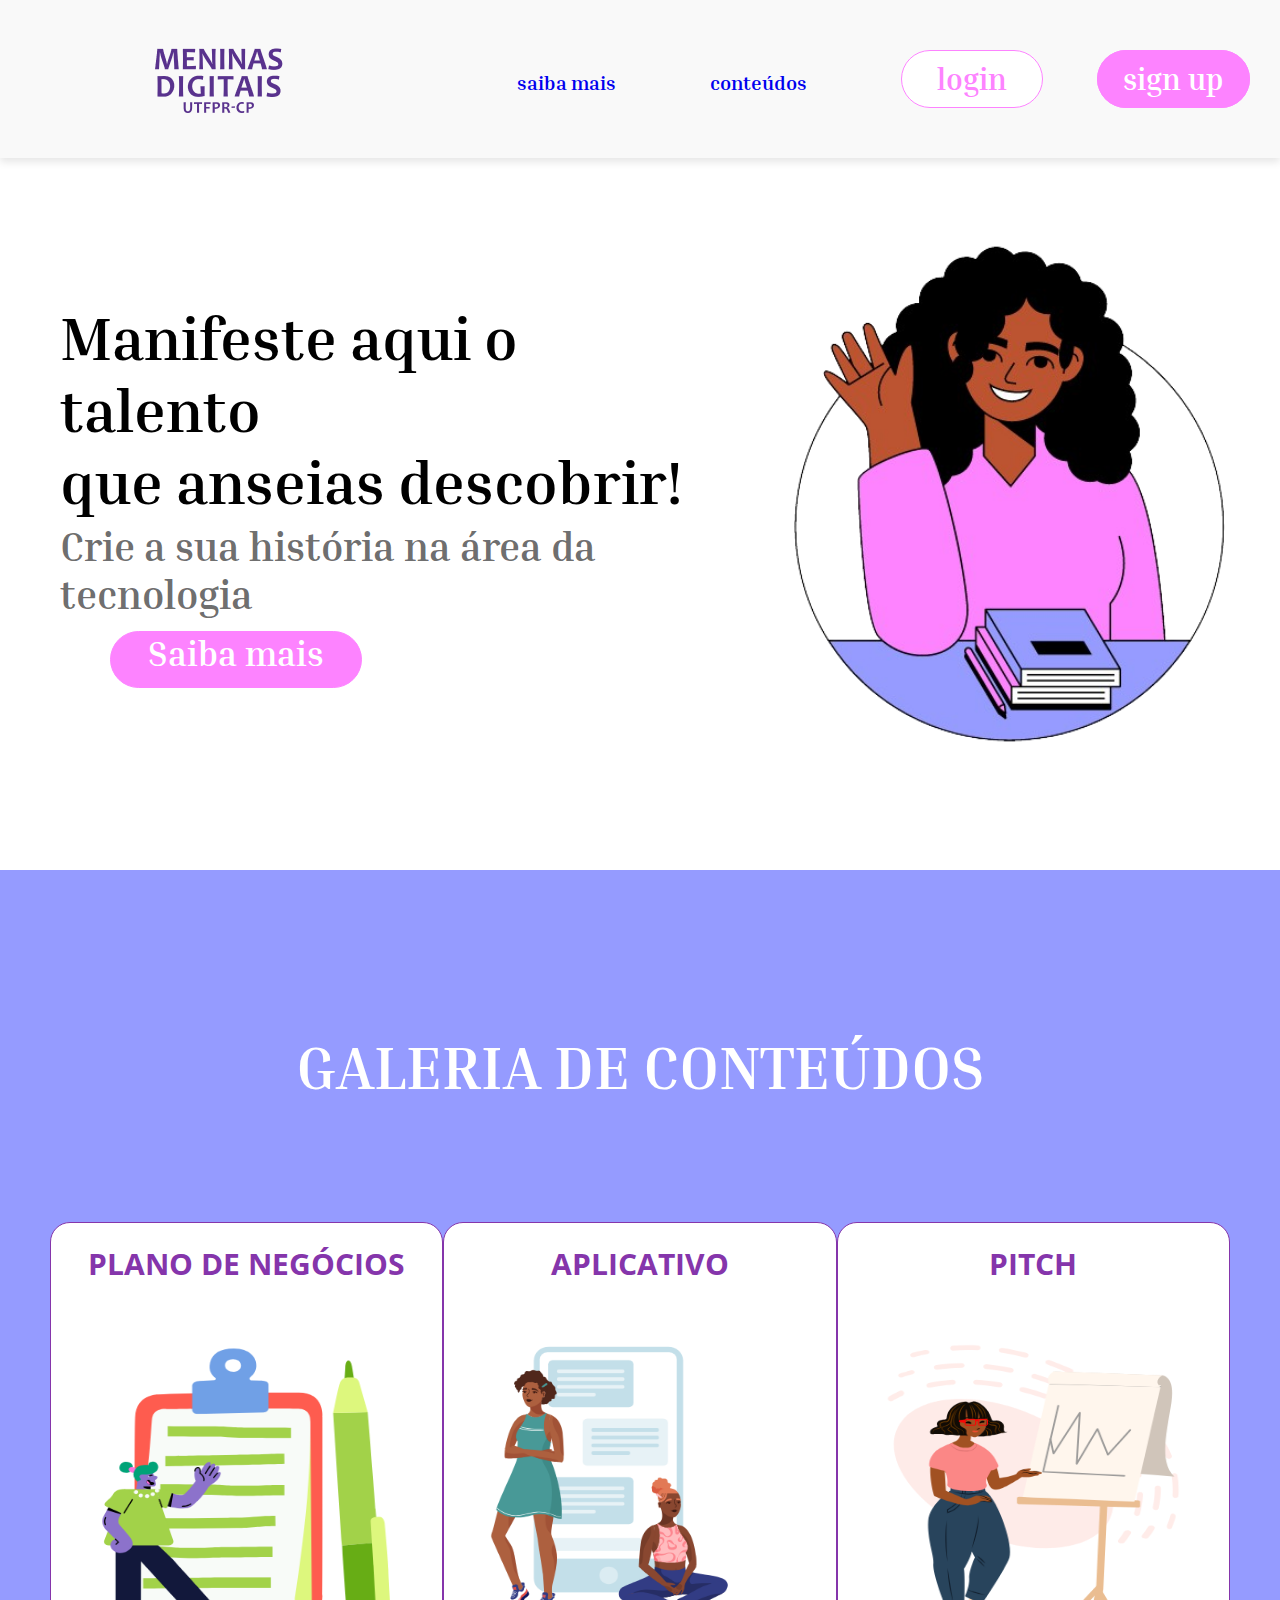
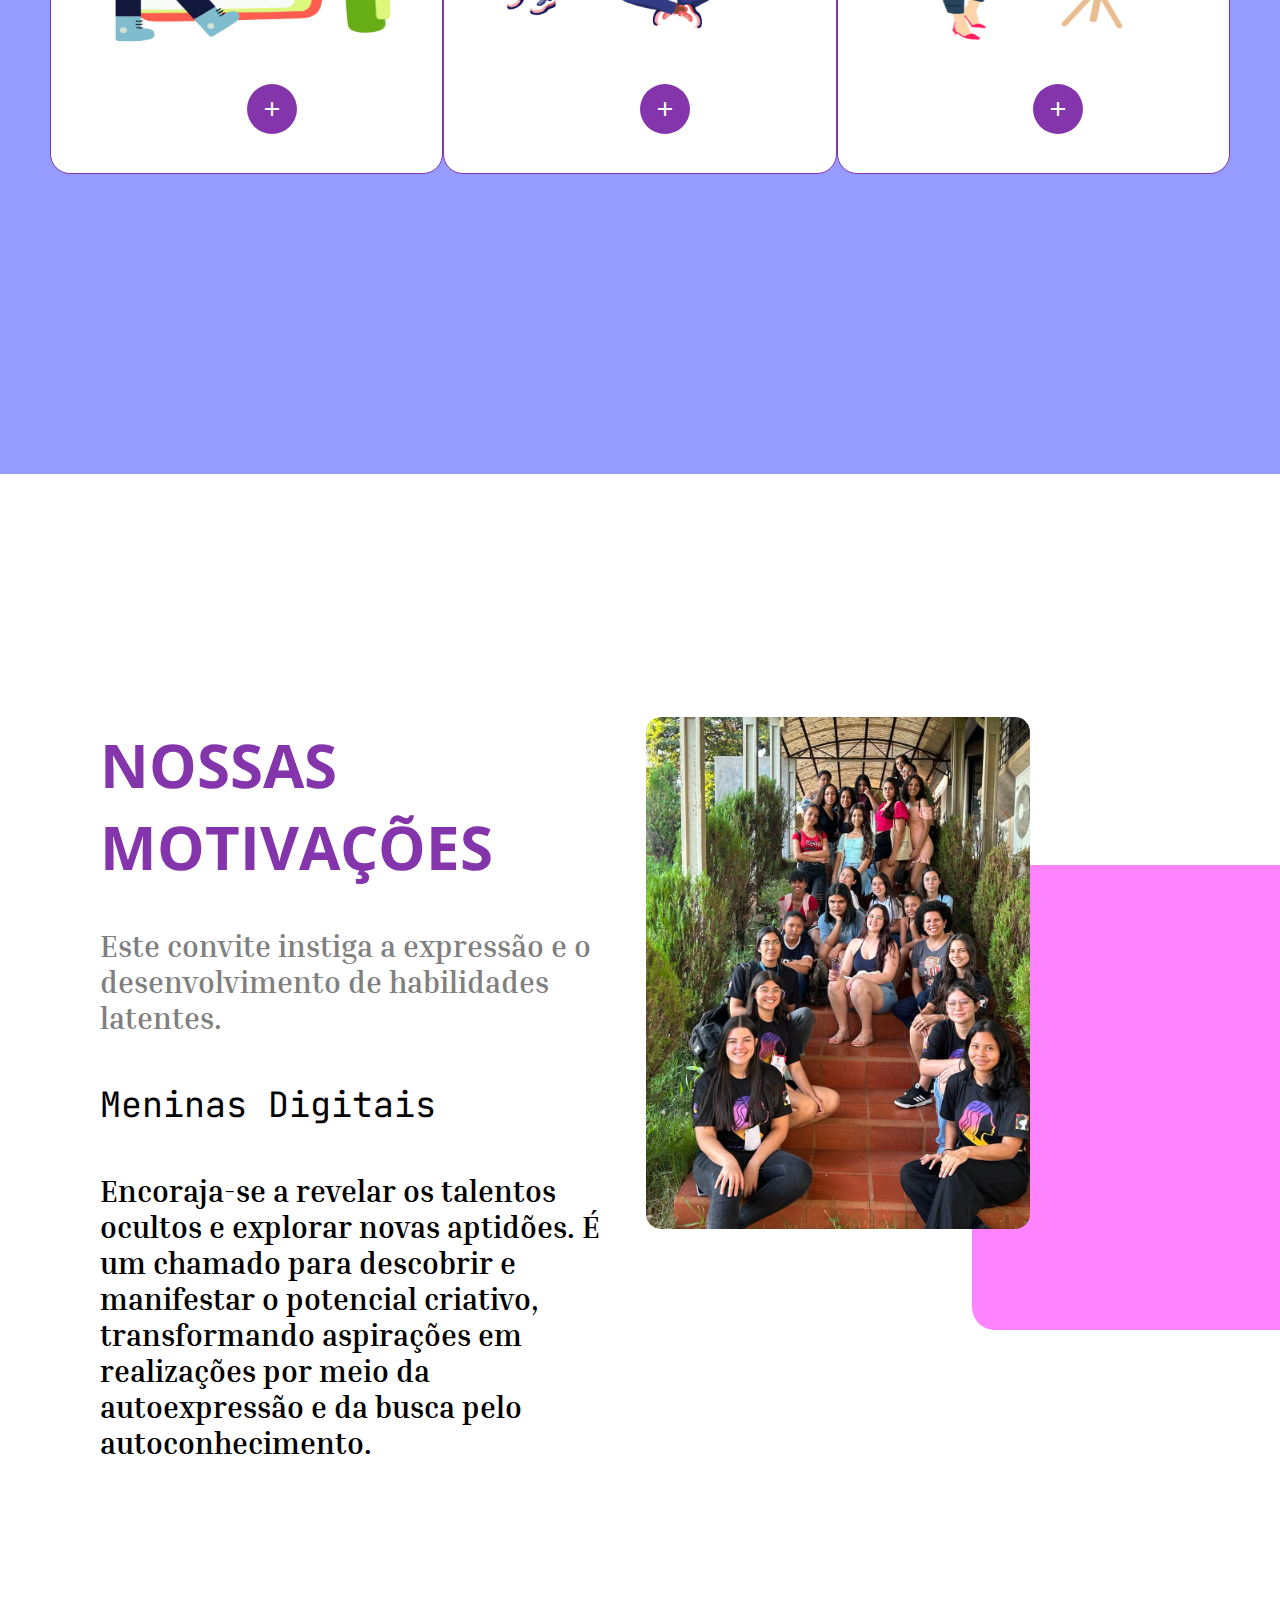
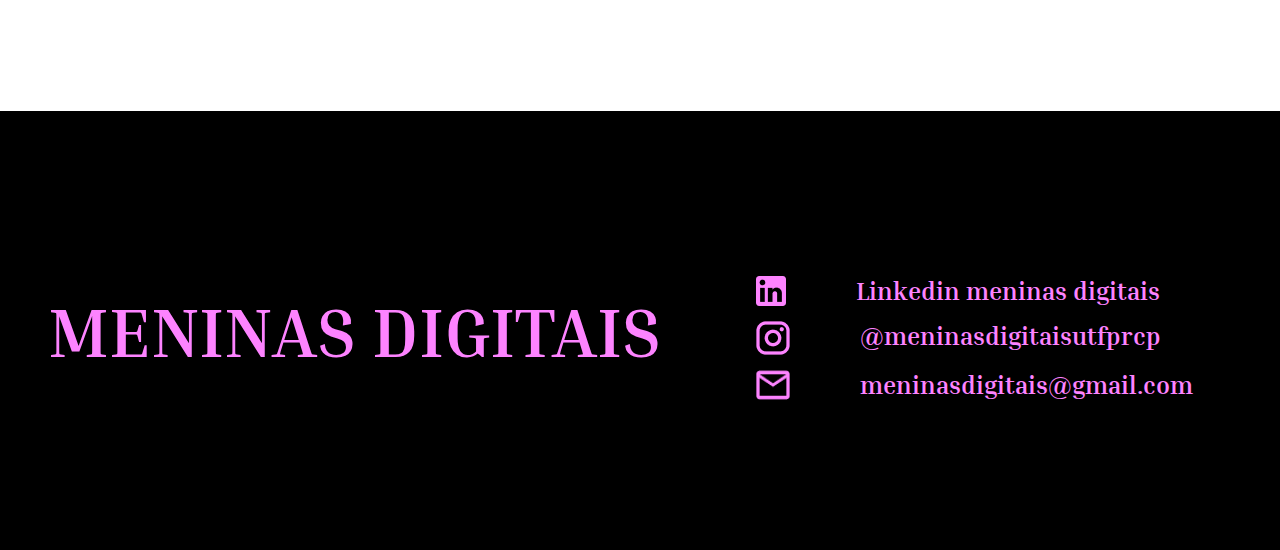
<file: index.html>
<!DOCTYPE html>
<html lang="en">

<head>
    <meta charset="UTF-8">
    <meta name="viewport" content="width=device-width, initial-scale=1.0">
    <title>Tela Principal</title>
    <link rel="stylesheet" href="style/tela-principal.css">
    <link rel="stylesheet" href="style/header-footer.css">
    <link rel="stylesheet" href="https://fonts.googleapis.com/css2?family=Material+Symbols+Outlined:opsz,wght,FILL,GRAD@24,400,0,0">
</head>

<body>
    <header>
        <div class="cabeçalho">
            <a href="index.html"><img src="assets/logo.png" alt=""></a>
        </div>
        <div class="cabeçalho">
            <a href="#section-motivacao" class="conteudo">saiba mais</a>
            <a href="conteúdos.html" class="conteudo">conteúdos</a>
            <a href="logar.html" class="botao-login">login</a>
            <a href="cadastro.html" class="botao-cadastrar">sign up</a>
        </div>
    </header>
    <main>
        <section class="section-intro">
            <div class="intro-texto">
                <h2>Manifeste aqui o talento<br>que anseias descobrir!</h2>
                <p>Crie a sua história na área da tecnologia</p>
                <a href="./conteúdos.html">Saiba mais</a>
            </div>
            <img  src="assets/foto-intro.png" alt="Animação de uma estudante acenando">
        </section>
        <section class="section-conteudo">
            <h3>GALERIA DE CONTEÚDOS</h3>
            <div class="div-curso">
                <div class="div-plano-negocio">
                    <p>PLANO DE NEGÓCIOS</p>
                    <img src="assets/foto-plano-de-negocio.png" alt="">
                    <a href="./plano-de-negocio.html" class="material-symbols-outlined">add</a>
                </div>
                <div class="div-app">
                    <p>APLICATIVO</p>
                    <img src="assets/foto-app.png" alt="">
                    <a class="material-symbols-outlined">add</a>
                </div>
                <div class="div-pitch">
                    <p>PITCH</p>
                    <img  src="assets/foto-pitch.png" alt="">
                    <a class="material-symbols-outlined">add</a>
                </div>
            </div>

        </section>
        <section id="section-motivacao" class="section-motivacao">
            <img class="img1" src="assets/foto-motivacao.jpg" alt="foto de um grupo de meninas">
            <img class="img2" src="assets/Rectangle.png" alt="">
            <div class="motivacao-texto">
                <h4>NOSSAS MOTIVAÇÕES </h4>
                <div class="texto1">
                    <p>Este convite instiga a expressão e o<br>desenvolvimento de habilidades<br>latentes. </p>
                </div>
                <div class="texto2">
                    <h5>Meninas Digitais</h5>
                    <p>Encoraja-se a revelar os talentos<br>ocultos e explorar novas aptidões. É<br>
                        um chamado para descobrir e<br>manifestar o
                        potencial criativo,<br>transformando aspirações em<br>
                        realizações por meio da<br>autoexpressão e da busca pelo<br>autoconhecimento.</p>
                </div>
            </div>

        </section>
    </main>
    <footer>
        <h1>MENINAS DIGITAIS </h1>
        <div class="div-links">
            <div class="div-linkedin">
                <img src="assets/linkedin.png" alt="">
            <a href="https://www.linkedin.com/company/meninas-digitais-utfpr-cp/?viewAsMember=true">Linkedin meninas
                digitais</a>
            </div>
            <div class="div-instagram">
                <img src="assets/instagram.png" alt="">
            <a href="https://www.instagram.com/meninasdigitaisutfprcp/">@meninasdigitaisutfprcp</a>
            </div>
            <div class="div-email">
                <img src="assets/email.png" alt="">
                <a href="mailto:meninasdigitais@gmail.com">meninasdigitais@gmail.com</a>
            </div>
        </div>
        
    </footer>
</body>

</html>
</file>
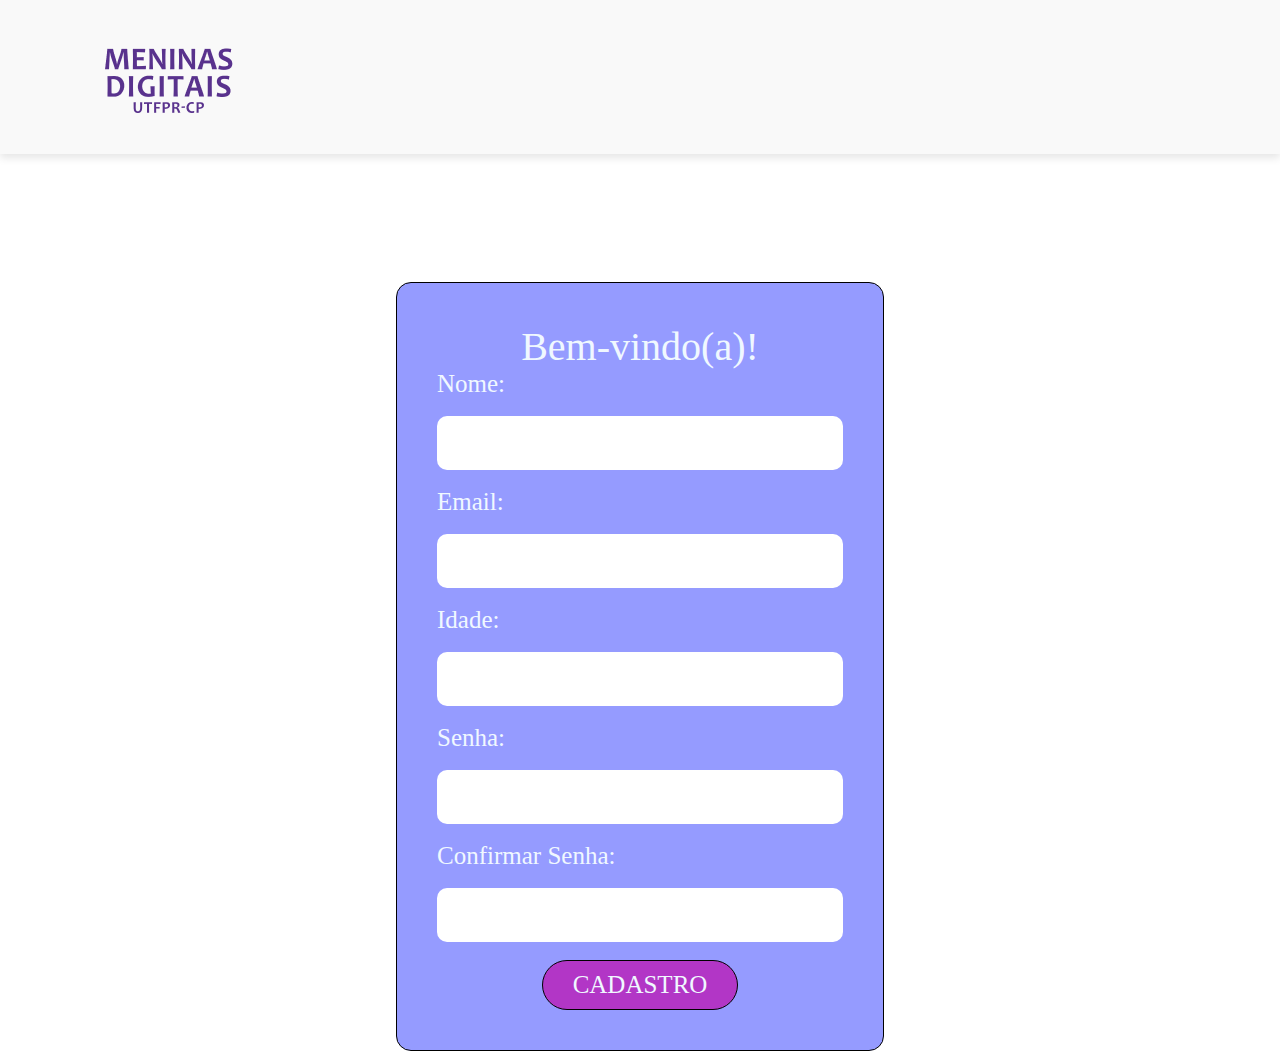
<file: cadastro.html>
<!DOCTYPE html>
<html lang="en">
<head>
    <meta charset="UTF-8">
    <meta name="viewport" content="width=device-width, initial-scale=1.0">
    <title>Cadastro</title>
    <link rel="stylesheet" href="./style/formulario.css">
    <link rel="stylesheet" href="./style/header-footer.css">
</head>
<body>
    <header>
        <img src="./assets/logo.png" alt="">
    </header>
    <main>
        <form class="formulario-cadastrar">
            <p>Bem-vindo(a)!</p>
            
            <label for="nome">Nome:</label><br>
            <input id="nome" type="text"><br>
            
            <label for="email">Email:</label><br>
            <input id="email" type="text"><br>
            
            <label>Idade:</label><br>
            <input id="idade" type="number"><br>
            
            <label>Senha:</label><br>
            <input id ="senha" type="password"><br>
            
            <label>Confirmar Senha:</label><br>
            <input id="confsenha" type="password"><br>
            
            <a class="botao-cadastrar" id="botao-cadastrar" onclick="cadastrar()">CADASTRO</a>
            
        </form>
    </main>   

        
    </div>
    
    
    <script src="./js/cadastrar.js"></script>
</body>
</html>
</file>
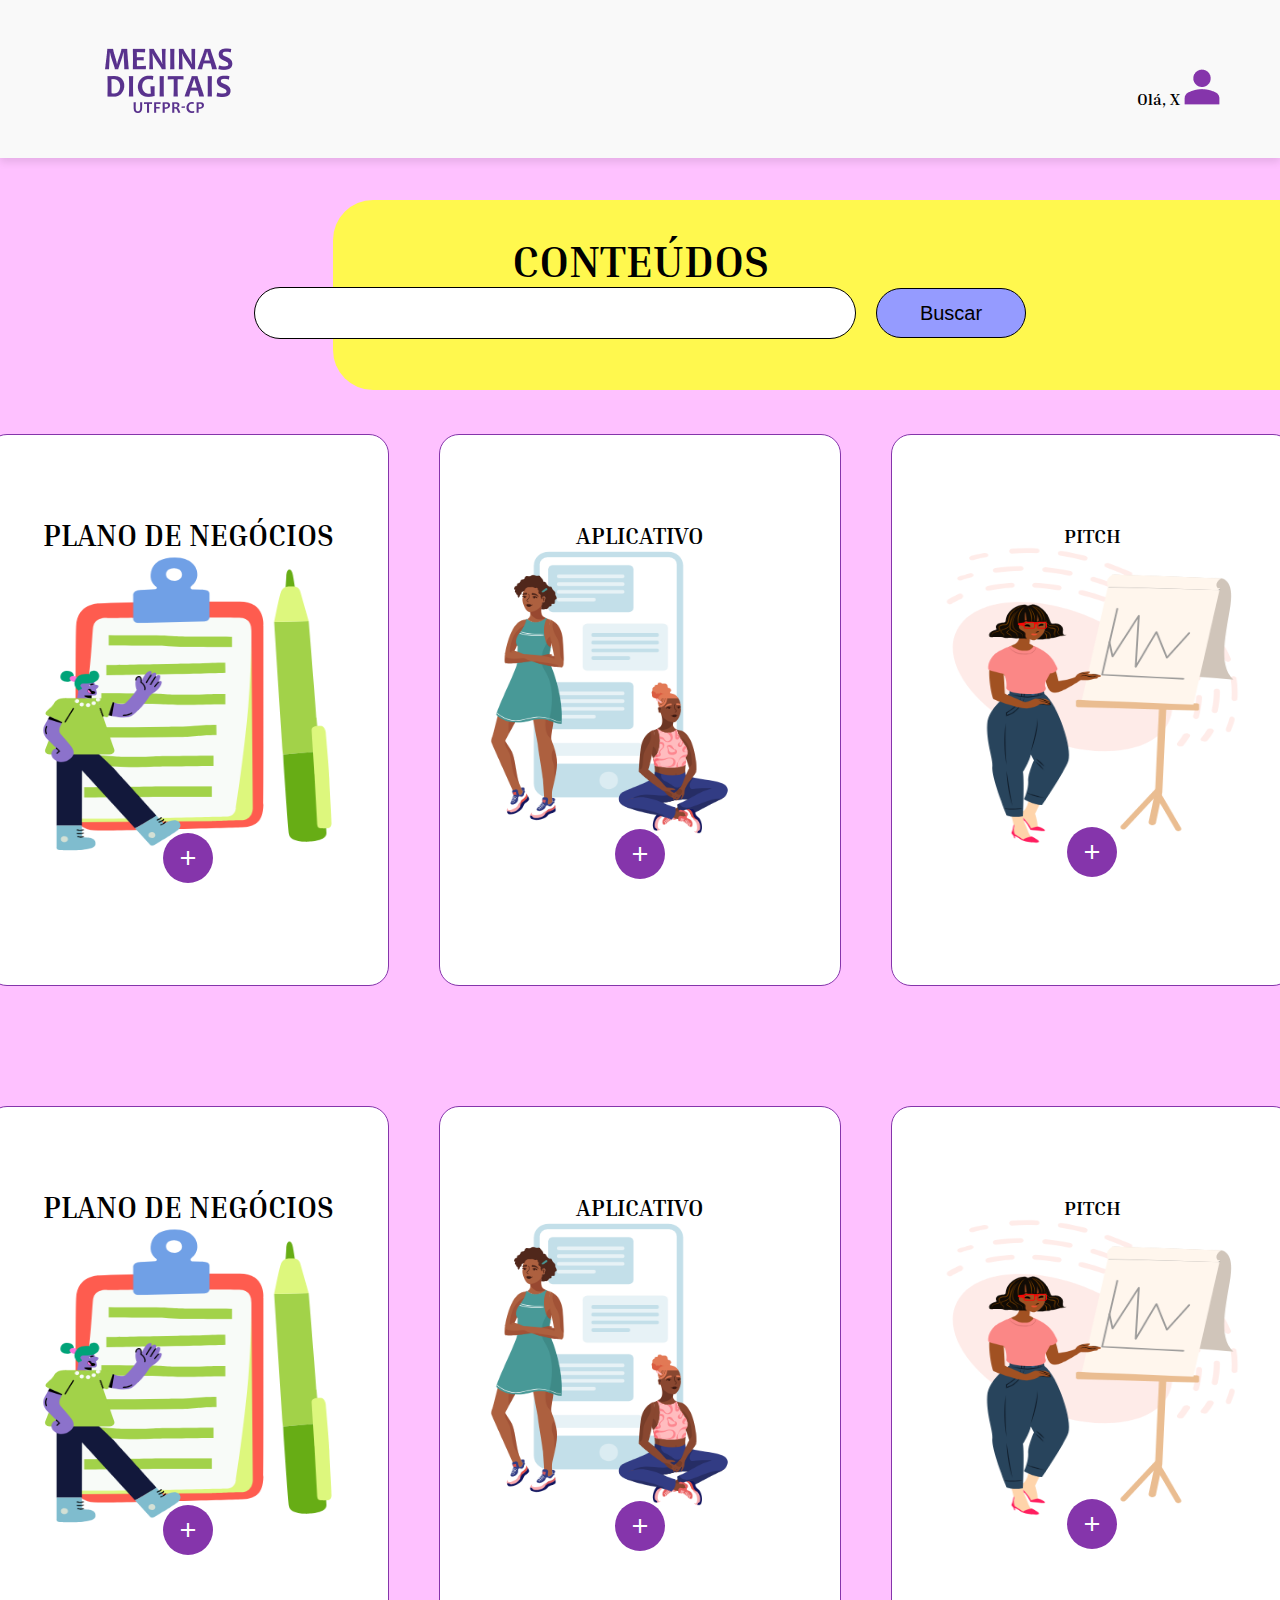
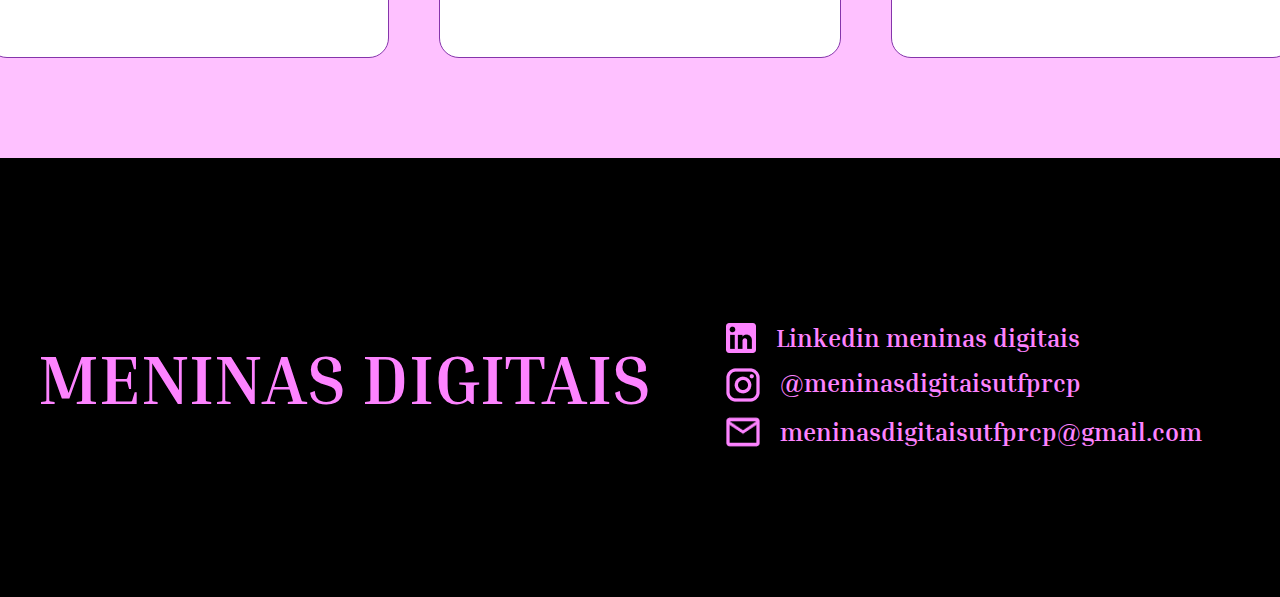
<file: conteúdos.html>
<!DOCTYPE html>
<html lang="en">
<head>
    <meta charset="UTF-8">
    <meta name="viewport" content="width=device-width, initial-scale=1.0">
    <title>Home</title>
    <link rel="stylesheet" href="style/conteúdos.css">
    <link rel="stylesheet" href="./style/header-footer.css">
    <link rel="stylesheet" href="https://fonts.googleapis.com/css2?family=Material+Symbols+Outlined:opsz,wght,FILL,GRAD@24,400,0,0">
</head>
<body>
    <header>
        <a href="index.html"><img src="assets/logo.png" alt=""></a>
        <div class="header-perfil">
            <span>Olá, X  </span>
            <img src="assets/perfil.png" alt="">
        </div>
    </header>
        
    <main>
        <section class="section-pesquisa">
            <div class="bg-pesquisa"></div>    
            <h2>CONTEÚDOS</h2>
            <div class="div-pesquisa">
                <input type="text">
                <button class="botao-pesquisar">Buscar</button>
            </div>
        </section>

        <section class="section-conteudo">
            <div class="div-curso">
                <div class="div-plano-negocio">
                    <h2>PLANO DE NEGÓCIOS</h2>
                    <img src="assets/foto-plano-de-negocio.png" alt="">
                    <a href="plano-de-negocio.html" class="material-symbols-outlined">add</a>
                </div>
                <div class="div-app">
                    <h3>APLICATIVO</h3>
                    <img src="assets/foto-app.png" alt="">
                    <a  class="material-symbols-outlined">add</a>
                </div>
                <div class="div-pitch">
                    <h4>PITCH</h4>
                    <img src="assets/foto-pitch.png" alt="">
                    <a class="material-symbols-outlined">add</a>
                </div>
                
            </div>

        </section>
        <section class="section-conteudo">
            <div class="div-curso">
                <div class="div-plano-negocio">
                    <h2>PLANO DE NEGÓCIOS</h2>
                    <img src="assets/foto-plano-de-negocio.png" alt="">
                    <a href="./plano-de-negocio.html" class="material-symbols-outlined">add</a>
                </div>
                <div class="div-app">
                    <h3>APLICATIVO</h3>
                    <img src="assets/foto-app.png" alt="">
                    <a  class="material-symbols-outlined">add</a>
                </div>
                <div class="div-pitch">
                    <h4>PITCH</h4>
                    <img src="assets/foto-pitch.png" alt="">
                    <a class="material-symbols-outlined">add</a>
                </div>
                
            </div>

        </section>
     
    </main>
    <footer>
        <h1>MENINAS DIGITAIS </h1>
        <div class="div-links">
            <div class="div-linkedin">
                <img src="assets/linkedin.png" alt="">
            <a href="https://www.linkedin.com/company/meninas-digitais-utfpr-cp/?viewAsMember=true">Linkedin meninas
                digitais</a>
            </div>
            <div class="div-instagram">
                <img  src="assets/instagram.png" alt="">
            <a href="https://www.instagram.com/meninasdigitaisutfprcp/">@meninasdigitaisutfprcp</a>
            </div>
            <div class="div-email">
                <img  src="assets/email.png" alt="">
                <a href="mailto:sonentando@gmail.com">meninasdigitaisutfprcp@gmail.com</a>
            </div>
        </div>
        
    </footer>
</body>
</html>
</file>
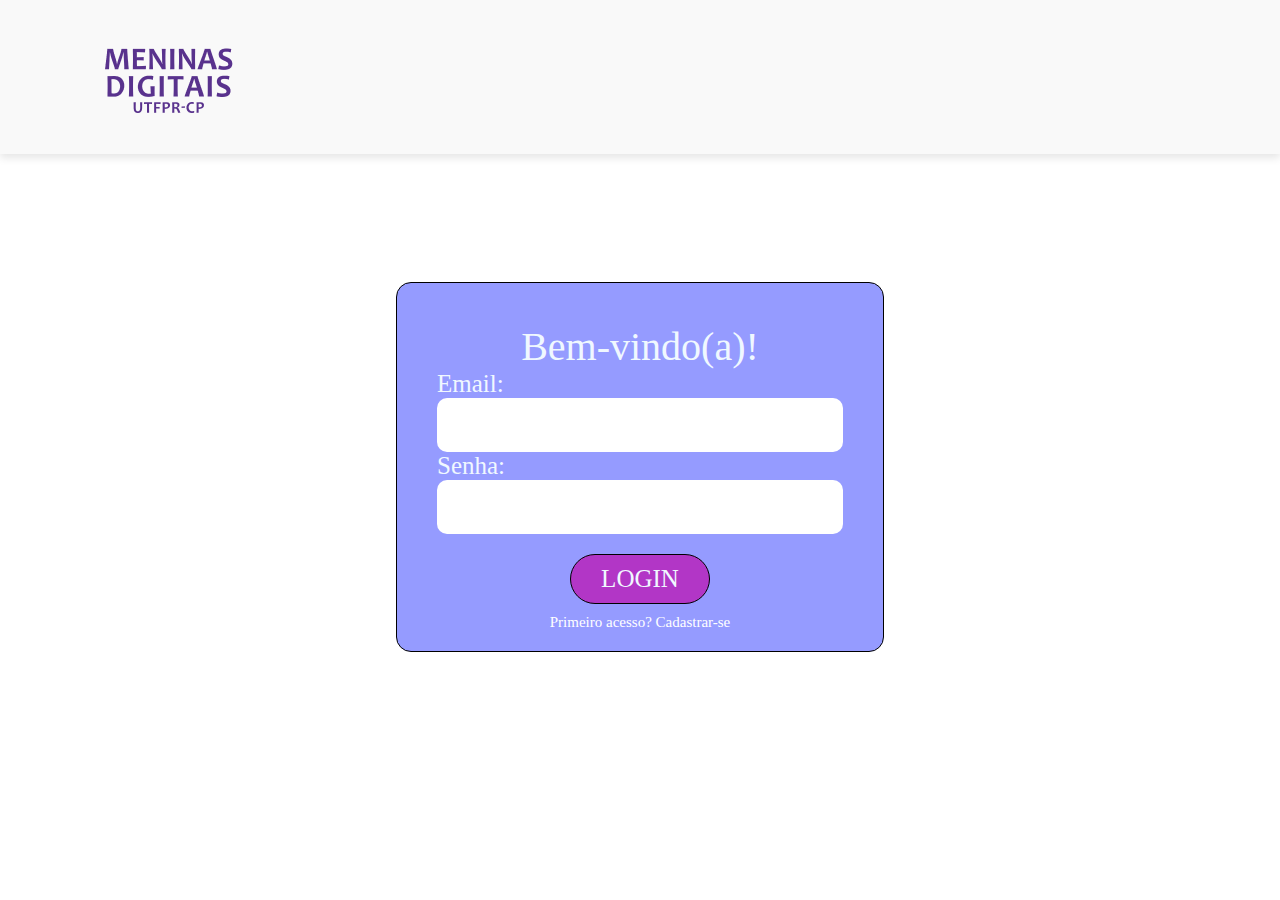
<file: logar.html>
<!DOCTYPE html>
<html lang="en">

<head>
    <meta charset="UTF-8">
    <meta name="viewport" content="width=device-width, initial-scale=1.0">
    <title>Login</title>
    <link rel="stylesheet" href="./style/formulario.css">
    <link rel="stylesheet" href="./style/header-footer.css">
</head>

<body>

    <header>
        <img src="./assets/logo.png" alt="">
    </header>
    
    <main>
        <form class="formulario-logar">
            <p>Bem-vindo(a)!</p>

            <label>Email:</label>
            <input id="emailUsuario" type="text">
            <label>Senha:</label>
            <input id="senhaUsuario" type="password">

            <a class="botao-logar" id="botao-logar" onclick="logar()">LOGIN</a>

            <a class="primeiro-acesso" href="./cadastro.html">Primeiro acesso? Cadastrar-se</a>
        </form>
    </main>

<script src="./js/cadastrar.js"></script>

</body>

</html>
</file>
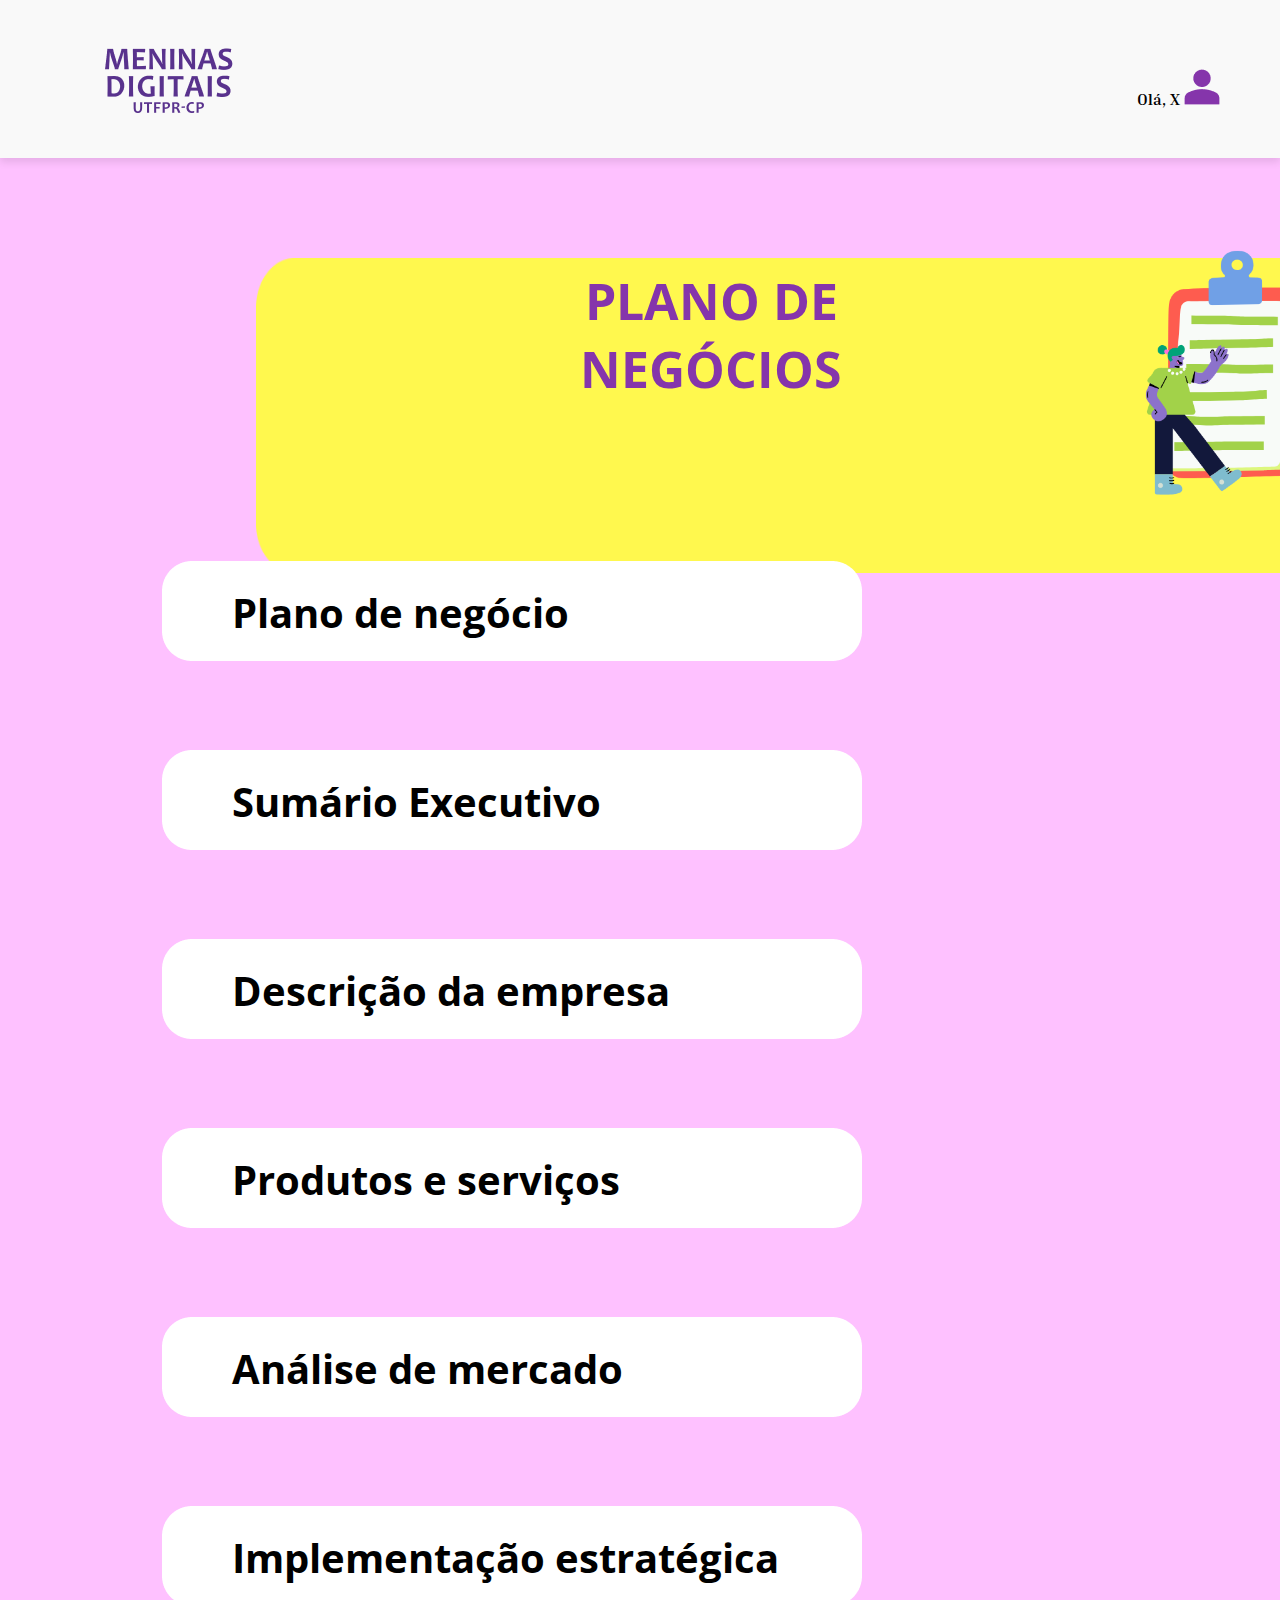
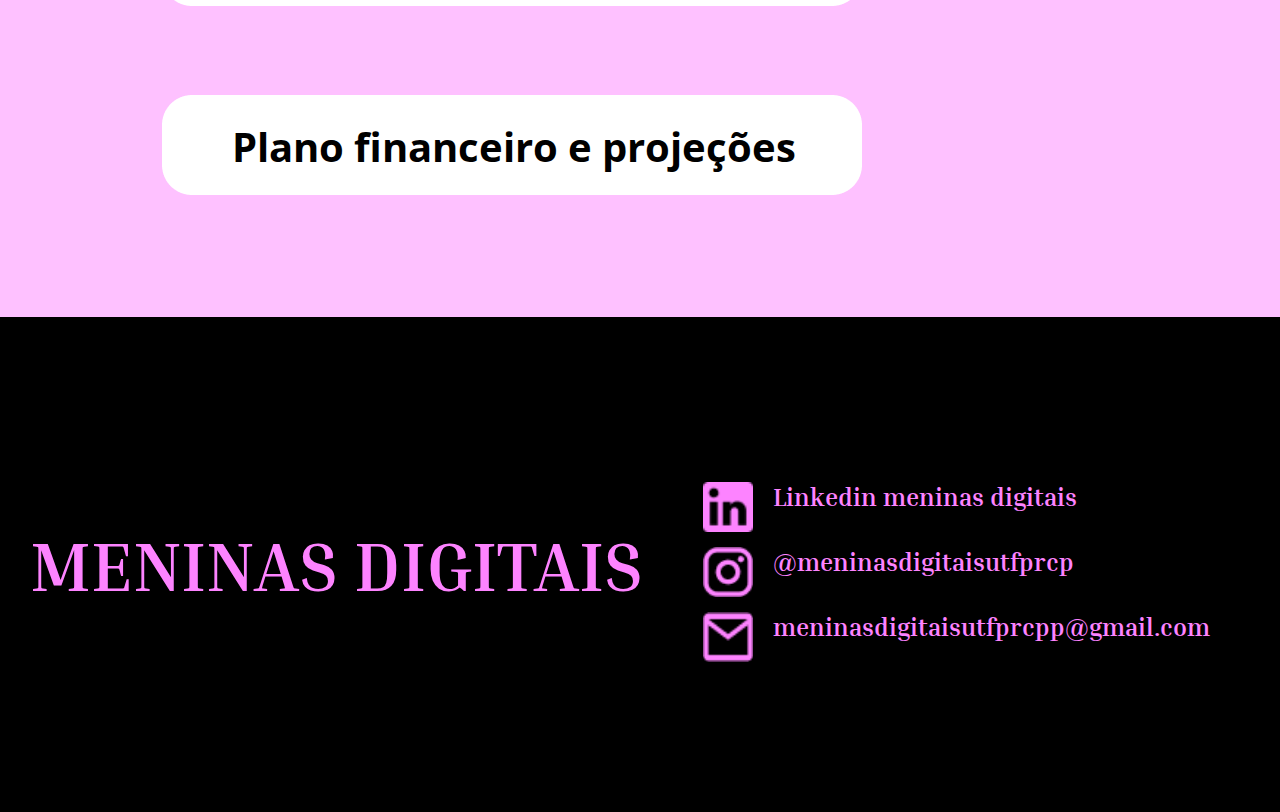
<file: plano-de-negocio.html>
<!DOCTYPE html>
<html lang="pt-br">
<head>
    <meta charset="UTF-8">
    <meta name="viewport" content="width=device-width, initial-scale=1.0">
    <title>Plano de negócio</title>
    <link rel="stylesheet" href="style/plano-de-negocio.css">
    <link rel="stylesheet" href="style/header-footer.css">
    

</head>

<body>
    <header>
        <a href="index.html"><img src="assets/logo.png" alt=""></a>
        <div class="header-perfil">
            <span>Olá, X  </span>
            <img src="assets/perfil.png" alt="">
        </div>
    </header>
    <div class="div-titulo">
        <img  class="div-retangulo" src="assets/rectangle-titulo.png" alt="">
        <div class="div-texto">
            <h1>PLANO DE NEGÓCIOS</h1>
            <img class="img-plano-de-negocio" src="assets/foto-plano-de-negocio.png" alt="">  
        </div>
    </div>
    <div class="div-conteudo">
        <div class="div-plano">
            <img src="assets/Rectangle-conteudo.png" alt="">
            <span>Plano de negócio</span>
            <div class="janela-informacoes" id="div1">
                <p>O <span>plano de negócios</span> é uma proposta de um negócio que está no início ou vai ser iniciado.
                É aqui que a equipe de uma empresa vai descrever como o negócio deve seguir e quais os objetivos que desejam alcançar.
                Descreve-se o passo a passo que deve ser seguido pela empresa.
                Tem como importância fundamental para diminuir riscos e possíveis problemas futuros.</p>
                <button>Fechar</button>
            </div>
        </div>
        <div class="div-sumario" >
            <img src="assets/Rectangle-conteudo.png" alt="">
            <span>Sumário Executivo</span>
            <div class="janela-informacoes" id="div2">
                <p>O<span>sumário executivo</span>é o resumo sobre o produto do negócio.
                     Deve conter : Nome da equipe , nome dos membros, nome e localização da empresa, 
                     nome do produto e os produtos ou serviços oferecidos.</p>
                <button>Fechar</button>
            </div>
        </div>
        <div class="div-descricao">
            <img src="assets/Rectangle-conteudo.png" alt="">
            <span>Descrição da empresa</span>
            <div class="janela-informacoes" id="div3">
                <p>O<span>sumário executivo</span>é o resumo sobre o produto do negócio.
                     Deve conter : Nome da equipe , nome dos membros, nome e localização da empresa, 
                     nome do produto e os produtos ou serviços oferecidos.</p>
                <button>Fechar</button>
            </div>
        </div>
        <div class="div-produtos">
            <img src="assets/Rectangle-conteudo.png" alt="">
            <span>Produtos e serviços</span>
            <div class="janela-informacoes" id="div4">
                <p>O<span>sumário executivo</span>é o resumo sobre o produto do negócio.
                     Deve conter : Nome da equipe , nome dos membros, nome e localização da empresa, 
                     nome do produto e os produtos ou serviços oferecidos.</p>
                <button>Fechar</button>
            </div>
        </div>
        <div class="div-analise">
            <img src="assets/Rectangle-conteudo.png" alt="">
            <span>Análise de mercado</span>
            <div class="janela-informacoes" id="div5">
                <p>O<span>sumário executivo</span>é o resumo sobre o produto do negócio.
                     Deve conter : Nome da equipe , nome dos membros, nome e localização da empresa, 
                     nome do produto e os produtos ou serviços oferecidos.</p>
                <button>Fechar</button>
            </div>
        </div>
        <div class="div-implementacao">
            <img src="assets/Rectangle-conteudo.png" alt="">
            <span>Implementação estratégica</span>
            <div class="janela-informacoes" id="div6">
                <p>O<span>sumário executivo</span>é o resumo sobre o produto do negócio.
                     Deve conter : Nome da equipe , nome dos membros, nome e localização da empresa, 
                     nome do produto e os produtos ou serviços oferecidos.</p>
                <button>Fechar</button>
            </div>
        </div>
        <div class="div-finaceiro">
            <img src="assets/Rectangle-conteudo.png" alt="">
            <span><a>Plano financeiro e projeções</a></span>
            <div class="janela-informacoes" id="div7">
                <p>O<span>sumário executivo</span>é o resumo sobre o produto do negócio.
                     Deve conter : Nome da equipe , nome dos membros, nome e localização da empresa, 
                     nome do produto e os produtos ou serviços oferecidos.</p>
                <button>Fechar</button>
            </div>
        </div>
    </div>
    <footer>
        <h1>MENINAS DIGITAIS </h1>
        <div class="div-links">
            <div class="div-linkedin">
                <img class="img-linkedin" src="assets/linkedin.png" alt="">
            <a href="https://www.linkedin.com/company/meninas-digitais-utfpr-cp/?viewAsMember=true">Linkedin meninas
                digitais</a>
            </div>
            <div class="div-instagram">
                <img class="img-instagram"  src="assets/instagram.png" alt="">
            <a href="https://www.instagram.com/meninasdigitaisutfprcp/">@meninasdigitaisutfprcp</a>
            </div>
            <div class="div-email">
                <img class="img-email"  src="assets/email.png" alt="">
                <a href="mailto:meninasdigitais@gmail.com">meninasdigitaisutfprcpp@gmail.com</a>
            </div>
        </div>
    </footer>
</body>

</html>
</file>
<file: style/tela-principal.css>
@import url('https://fonts.googleapis.com/css2?family=Inria+Serif:ital,wght@0,300;0,400;0,700;1,300;1,400;1,700&display=swap');

@import url('https://fonts.googleapis.com/css2?family=Open+Sans:ital,wght@0,300..800;1,300..800&display=swap');

@import url('https://fonts.googleapis.com/css2?family=JetBrains+Mono:ital,wght@0,100..800;1,100..800&family=Open+Sans:ital,wght@0,300..800;1,300..800&display=swap');

*{
    margin: 0;
    padding: 0;
     
}

.section-intro{
    display: flex;
    flex-direction: row;
    align-items: center;
    justify-content: space-around;
    padding: 60px 0 100px 60px ;

    
}
.intro-texto{
    display:flex;
    flex-direction: column;
    font-weight: 700;
    font-family: "Inria Serif";
    
}
.section-intro .intro-texto h2{
    font-size:60px;
    
}
.section-intro .intro-texto p{
    padding-top: 5px;
    font-size: 40px;
    color: #00000096;
    padding-bottom: 13px;
    
}
.section-intro .intro-texto a{
    border: 1px solid  #FD83FF;
    border-radius: 60px ;
    width: 250px;
    height: 55px;
    background-color: #FD83FF;
    color: #FFFFFF;
    font-size: 35px;
    text-decoration: none;
    text-align: center;
}
.section-conteudo{
    background-color: #959BFF;
    color:#FFFFFF ;
    padding: 200px 50px  300px 50px;
    
}
.section-conteudo h3{
    display:flex;
    justify-content: center;
    position: relative;
    bottom: 40px;
    font-weight: 700;
    font-family: "Inria Serif";
    font-size:60px;
    padding-bottom: 80px;
    
}
.section-conteudo .div-curso{
    display:flex;
    justify-content: space-around;
    align-items: center;
    font-size: 30px;
    font-family: "Open Sans";
    font-weight: 700;
    color:#8535AB;
}
.section-conteudo .div-curso .div-plano-negocio, .div-app,.div-pitch  {
    display: flex;
    flex-direction: column;
    justify-content: center;
    align-items: center;
    border: 1px solid #8535AB;
    border-radius: 20px;
    width:450px;
    height: 550px;
    background-color: #FFFFFF;
    gap: 60px;
   
}
.section-conteudo .div-curso .div-plano-negocio a, .div-app a,.div-pitch a {
    text-decoration: none;
    color: #FFFFFF;
    background-color: #8535AB;
    border-radius: 50px ;
    width: 50px;
    height: 50px;
    display: flex;
    align-items: center;
    justify-content: center;
    position: relative;
    bottom: 20px;
    
}
.section-motivacao{
    display: flex;
    flex-direction: row-reverse;
    justify-content: space-around   ;
    align-items: center;
    
    
}
.section-motivacao .img1{
   position: relative;
   right: 250px;
   bottom: 120px;
   z-index: 2;
}
.section-motivacao .img2{
    position: relative;
    left: 460px;
    top: 5px;
    z-index: 1
 }
.section-motivacao img{
    border-radius: 15px;
}
.motivacao-texto {
    display: flex;
    flex-direction: column;
    position: relative;
    left: 100px;
    
}
.motivacao-texto h4{
    padding-top: 250px;
    font-size: 60px;
    font-family: "Open Sans";
    font-weight: 700;
    color: #8535AB;
}
.motivacao-texto .texto1{
    padding-top: 40px;
    color:#00000080;
    font-size: 30px;
    font-weight: 700;
    font-family: "Inria Serif";
}
.motivacao-texto .texto2 h5{
    padding-top: 45px;
    font-family: "JetBrains Mono";
    font-weight: 400;
    font-size: 35px;
}
.motivacao-texto .texto2 p{
    padding: 45px 0 250px 0;
    font-weight: 700;
    font-family: "Inria Serif";
    font-size: 30px;

}

.div-curso img{
    width: 300px;
    height: 300px;
}

.section-intro img{
    width: 50%;
}

.section-motivacao img{
    width: 30%;
}


a{
    text-decoration: none;
    
    margin-left: 50px;
}
</file>
<file: style/header-footer.css>
header { 
    box-shadow: 0px 4px 8px rgba(0, 0, 0, 0.1);  
}

header img {
    margin-top: 5px; 
}

header{
    display: flex;
    justify-content: flex-end;
    align-items: center;
    padding: 30px;
    font-weight: 700;
    font-family: "Inria Serif";
    position: relative;
    gap:18px;
    box-shadow: 0 1px rgba(0, 0, 0, 0.25);
    background-color: #F9F9F9;

}
header .botao-login{
    text-decoration: none;
    border: 1px solid #FD83FF;
    border-radius: 30px;
    font-size: 30px;
    padding: 10px 35px 10px 35px ;
    color:#FD83FF;
    background-color: #FFFFFF;
}
header .botao-cadastrar{
    text-decoration: none;
    border: 1px solid #FD83FF;
    background-color: #FD83FF;
    color: #FFFFFF;
    border-radius: 30px;
    font-size: 30px;
    padding: 10px 25px 10px 25px ;
}
header{
    display: flex;
    justify-content: space-between;
    box-shadow: 0px 4px 8px rgba(0, 0, 0, 0.1); 
    background-color: #F9F9F9;
}
.header-perfil{
    padding: 20px 30px 5px 0;
    font-family: "Inria Serif", serif;
    font-weight: 700;
   
}

.conteudo{
    margin-right: 40px;
    font-size: 20px;
    
}


footer{
    padding: 150px 0 150px 0;
    background: #000000;
    color: rgba(253, 131, 255, 1);
    font-family: "Inria Serif";
    font-weight: 700;
    display: flex;
    flex-direction: row;
    justify-content: space-around;
    align-items: center;
    font-size: 35px;
}
footer .div-links{
    display:flex;
    flex-direction: column;
    color: #FD83FF;
    font-size: 25px;
}
.div-linkedin, .div-instagram, .div-email{
    display:flex;
    flex-direction: row;
    gap: 20px;
    padding: 15px 40px 0 0;
    
}
.div-linkedin a, .div-instagram a, .div-email a{
    color: #FD83FF;
    text-decoration: none;
}
.img-linkedin, .img-instagram, .img-email{
    width: 50px;
    height: 50px;
}
</file>
<file: style/formulario.css>
*{
    margin: 0;
    padding: 0;
    color: aliceblue;
}

main{
    display: flex;
    justify-content: center;
    align-items: center;
    flex-direction: column;
}
form{
    display: flex;
    flex-direction: column;
    align-items: center;
    background-color: #959BFF;
    border-radius: 15px;
    border: 1px solid black; 
    /* width: 50%; */
    padding: 40px;
    color: black;
   
}
.formulario-cadastrar {
    margin-top: 10%;
    gap: 10%;
 
}

.formulario-logar{
    margin-top: 10%;
    gap: 10%;
}


.primeiro-acesso{
    text-decoration: none;
    color: #FFFFFF;
    font-size: 15px;
    position: relative;
    left: 0%;
    top: 20px;

}
p{
    font-size: 40px;
   
}
input{
    border-radius: 10px;
    border: none;
    /* padding: 10px 50px 10px 80px ; */
    position: relative;
    font-size: 30px;
    color: black;
    padding: 10px;

}

label {
    font-size: 25px;
    display: flex;
    align-self: start;
    
}

.botao-cadastrar{
    background-color: #b236c6;
    border: 1px solid black; 
    border-radius: 30px ;
    font-size: 25px;
    text-decoration: none;
    padding: 10px 30px 10px 30px;
    position: relative ;
    
}
.botao-logar{
    background-color: #b236c6;
    border: 1px solid black; 
    border-radius: 30px ;
    font-size: 25px;
    text-decoration: none;
    padding: 10px 30px 10px 30px;
    position: relative ;
    top: 10px;
    margin-top: 10px;
   
}
</file>
<file: style/conteúdos.css>
@import url('https://fonts.googleapis.com/css2?family=Inria+Serif:ital,wght@0,300;0,400;0,700;1,300;1,400;1,700&display=swap');

@import url('https://fonts.googleapis.com/css2?family=Open+Sans:ital,wght@0,300..800;1,300..800&display=swap');

@import url('https://fonts.googleapis.com/css2?family=JetBrains+Mono:ital,wght@0,100..800;1,100..800&family=Open+Sans:ital,wght@0,300..800;1,300..800&display=swap');

*{
    margin: 0;
    padding: 0;
    
}


body{
    background-color: #FEC1FF;
    color: #000000;

}

main{
    display: flex;
    flex-direction: column;
    align-items: center;
    justify-content: center;
    gap: 20px;
    padding: 50px 0 50px 0;
    font-family: "Inria Serif";
    font-weight: 700;
    font-size: 30px;
}
.section-pesquisa{
    padding: 25px;
    display: flex;
    align-items: center;
    justify-content: center;
    flex-direction: column;
    

}

.bg-pesquisa{
    background-color: #FFF84E;
    width: 85%;
    height: 150px;
    padding: 20px;
    top: 150px;
    border-radius: 40px 0 0 40px ;
    position: absolute;
    left: 333px;
    top: 200px;
    z-index: -1;
}

.div-pesquisa{
    display: flex;
    align-items: center;
    justify-content: center;
    gap: 20px;
    position: relative;
    z-index: 1;
}

.div-pesquisa input{
    display: flex;
    align-items: center;
    justify-content: center;
    width: 600px;
    height: 50px;
    border: #000000 solid 1px;
    border-radius: 30px;
}

button {
    display: flex;
    align-items: center;
    justify-content: center;
    width: 150px;
    height: 50px;
    border: #000000 solid 1px;
    border-radius: 30px;
    background-color: #959BFF;
    color: #000;
    font-size: 20px;
}
button:hover {
    background-color: #F9F9F9;
    color: #000;
}

.section-conteudo{
    padding: 50px;
    gap: 50px;

}

.section-conteudo .div-curso{
    display:flex;
    justify-content: space-around;
    gap: 50px;
}
.section-conteudo .div-curso .div-plano-negocio, .div-app,.div-pitch  {
    display: flex;
    flex-direction: column;
    justify-content: center;
    align-items: center;
    border: 1px solid #8535AB;
    border-radius: 20px;
    width: 400px;
    height: 550px;
    background-color: #FFFFFF;
    font-size:20px;

   
}
.section-conteudo .div-curso .div-plano-negocio a, .div-app a,.div-pitch a {
    text-decoration: none;
    color: #FFFFFF;
    background-color: #8535AB;
    border-radius: 50px ;
    width: 50px;
    height: 50px;
    display: flex;
    align-items: center;
    justify-content: center;
    position: relative;
    bottom: 20px;
    gap: 10px;
    
}

.div-curso img{
    width: 300px;
    height: 300px;
}
</file>
<file: style/plano-de-negocio.css>
@import url('https://fonts.googleapis.com/css2?family=Open+Sans:ital,wght@0,300..800;1,300..800&display=swap');
@import url('https://fonts.googleapis.com/css2?family=Inria+Serif:ital,wght@0,300;0,400;0,700;1,300;1,400;1,700&family=Open+Sans:ital,wght@0,300..800;1,300..800&display=swap');
*{
    margin: 0;
    padding: 0;
}

body{
    width: 100vw;
    height: 100vh;
    background: #FD83FF80;
    overflow-x: hidden;
}

.div-titulo {
    position: relative;
    text-align: center;
   
}

.div-retangulo {
    position: relative;
    left: 10%;
    width: 80vw;
    height: 35vh;
    padding-top: 100px;
}
.div-texto {
    display: flex;
    flex-direction: row;
    position: relative;
    margin-top: -330px;
    margin-left: 580px;
    
    
}
.div-texto h1{
    font-family: "Open Sans";
    font-size: 50px;
    padding-top: 20px;
    color: #8535AB;
}
.div-texto img{
    padding-left: 300px;
    
}
.div-conteudo{
    display: flex;
    flex-direction: column;
    justify-content: center;
    align-items: center;
    padding: 350px 0px 350px 0px ;
    gap: 30px;
    width: 10vw;
    height: 80vh;
    position: relative;
    left: 35%;
}
.div-conteudo span{
    position: relative;
    top: -50%;
    left: 10%;
    font-size: 40px;
    font-family: "Open Sans";
    font-weight: 700;
}

.janela-informacoes{
    display:none;
}
.img-plano-de-negocio{
    width: 250px;
    height: 250px;
    
}
</file>
